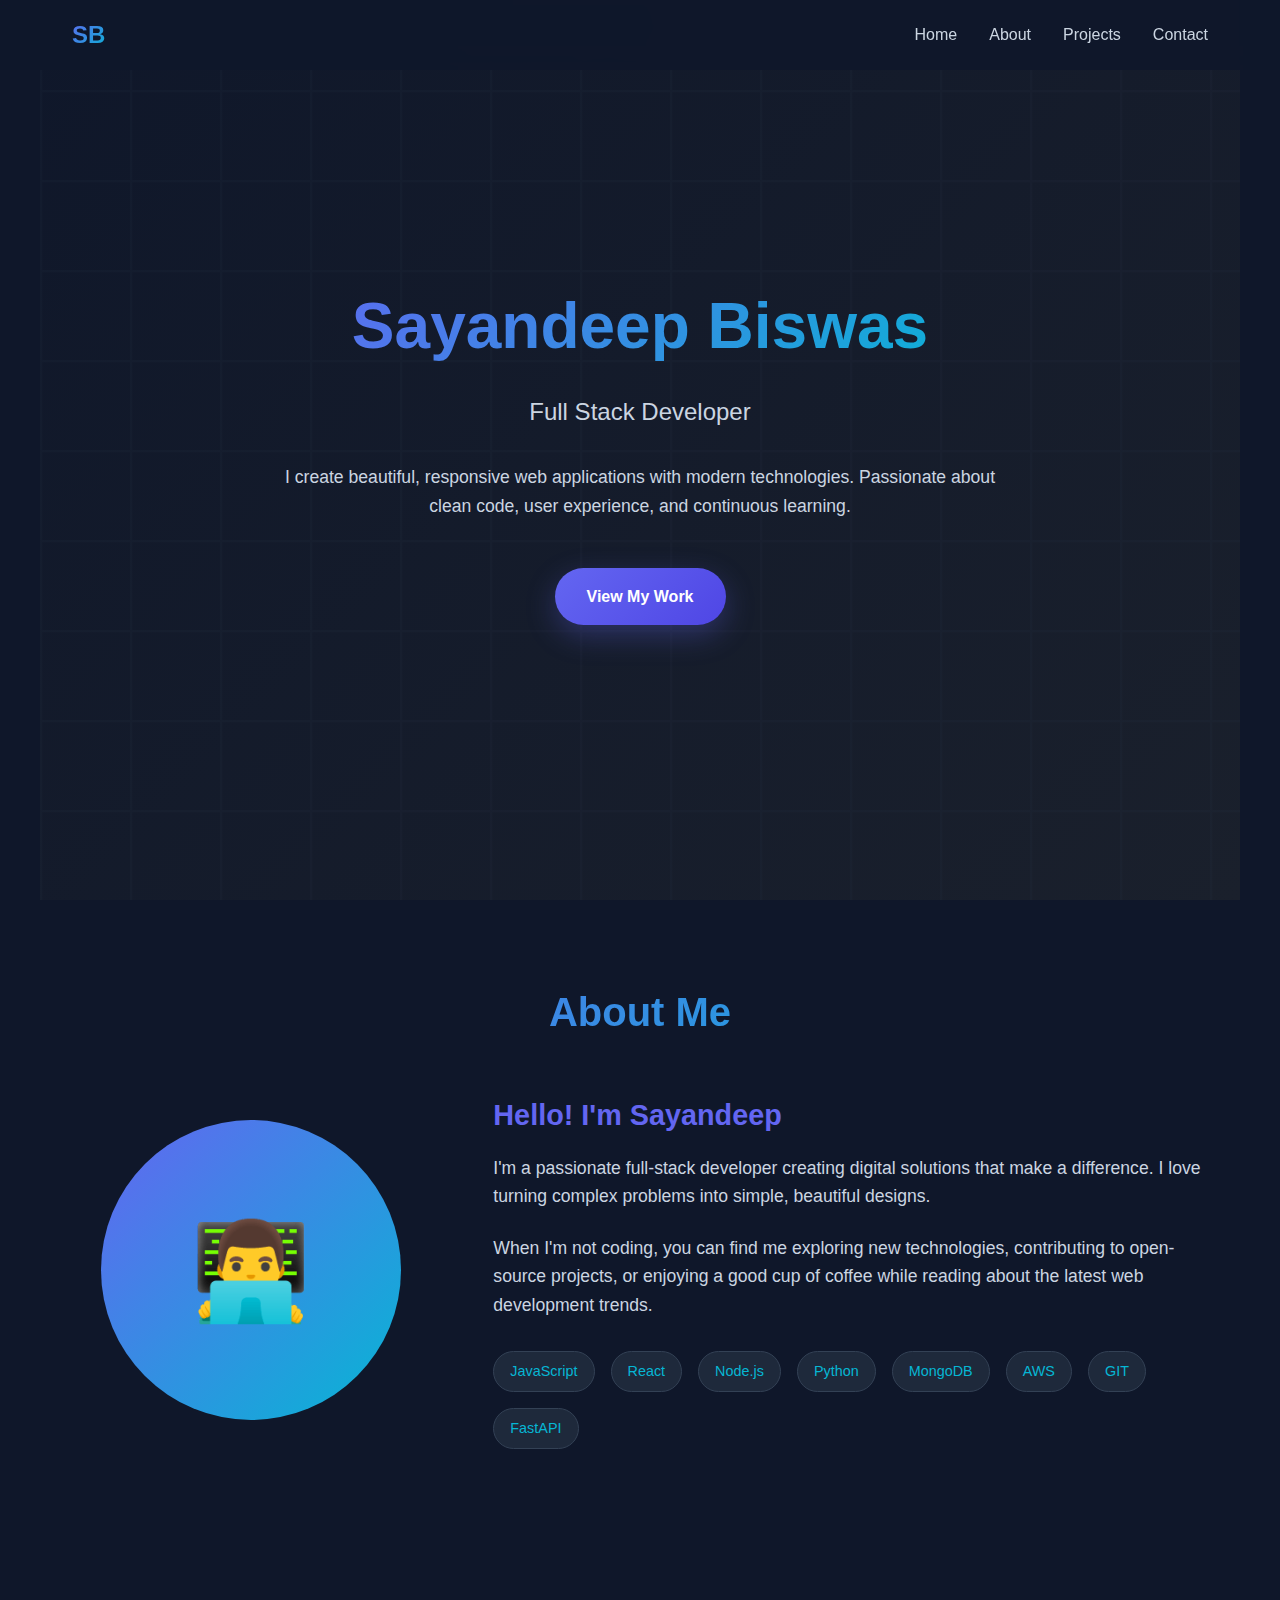
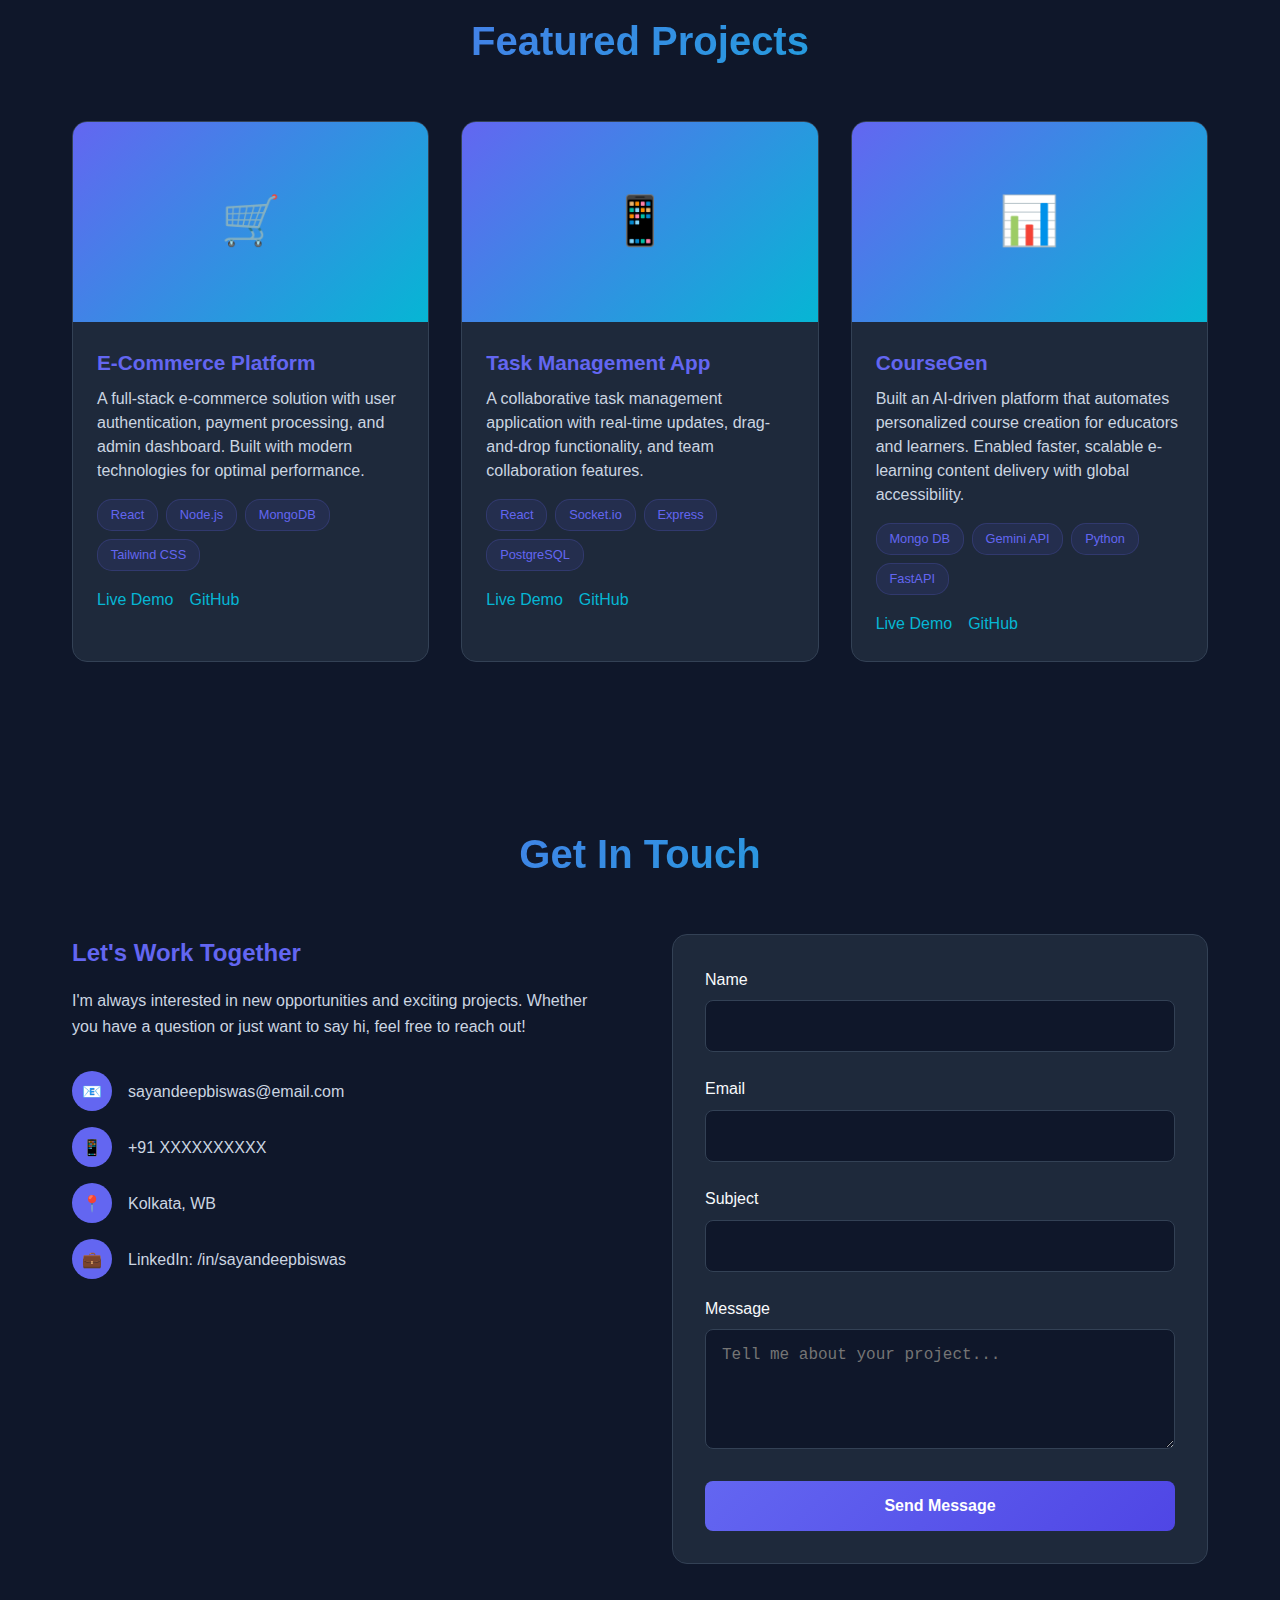
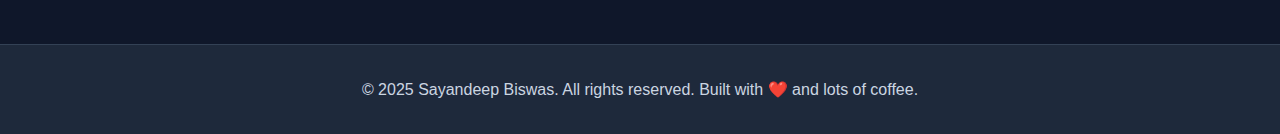
<file: My Digital Presence/index.html>
<!DOCTYPE html>
<html lang="en">

<head>
    <meta charset="UTF-8">
    <meta name="viewport" content="width=device-width, initial-scale=1.0">
    <title>Sayandeep Biswas - Portfolio</title>
    <script src="script.js"></script>
    <link rel="stylesheet" href="styles.css">
</head>

<body>
    <!-- Navigation -->
    <nav>
        <div class="nav-container">
            <div class="logo">SB</div>
            <ul class="nav-links">
                <li><a href="#home">Home</a></li>
                <li><a href="#about">About</a></li>
                <li><a href="#projects">Projects</a></li>
                <li><a href="#contact">Contact</a></li>
            </ul>
        </div>
    </nav>

    <!-- Hero Section -->
    <section id="home" class="hero">
        <div class="hero-content">
            <h1>Sayandeep Biswas</h1>
            <p class="subtitle">Full Stack Developer</p>
            <p class="description">I create beautiful, responsive web applications with modern technologies. Passionate
                about clean code, user experience, and continuous learning.</p>
            <a href="#projects" class="cta-button">View My Work</a>
        </div>
    </section>

    <!-- About Section -->
    <section id="about">
        <h2 class="section-title">About Me</h2>
        <div class="about-content">
            <div class="about-image">
                👨‍💻
            </div>
            <div class="about-text">
                <h3>Hello! I'm Sayandeep</h3>
                <p>I'm a passionate full-stack developer creating digital solutions that
                    make a difference. I love turning complex problems into simple, beautiful designs.</p>
                <p>When I'm not coding, you can find me exploring new technologies, contributing to open-source
                    projects, or enjoying a good cup of coffee while reading about the latest web development trends.
                </p>
                <div class="skills">
                    <span class="skill-tag">JavaScript</span>
                    <span class="skill-tag">React</span>
                    <span class="skill-tag">Node.js</span>
                    <span class="skill-tag">Python</span>
                    <span class="skill-tag">MongoDB</span>
                    <span class="skill-tag">AWS</span>
                    <span class="skill-tag">GIT</span>
                    <span class="skill-tag">FastAPI</span>
                </div>
            </div>
        </div>
    </section>

    <!-- Projects Section -->
    <section id="projects">
        <h2 class="section-title">Featured Projects</h2>
        <div class="projects-grid">
            <div class="project-card">
                <div class="project-image">🛒</div>
                <div class="project-content">
                    <h3 class="project-title">E-Commerce Platform</h3>
                    <p class="project-description">A full-stack e-commerce solution with user authentication, payment
                        processing, and admin dashboard. Built with modern technologies for optimal performance.</p>
                    <div class="project-tech">
                        <span class="tech-tag">React</span>
                        <span class="tech-tag">Node.js</span>
                        <span class="tech-tag">MongoDB</span>
                        <span class="tech-tag">Tailwind CSS</span>
                    </div>
                    <div class="project-links">
                        <a href="#" class="project-link">Live Demo</a>
                        <a href="#" class="project-link">GitHub</a>
                    </div>
                </div>
            </div>

            <div class="project-card">
                <div class="project-image">📱</div>
                <div class="project-content">
                    <h3 class="project-title">Task Management App</h3>
                    <p class="project-description">A collaborative task management application with real-time updates,
                        drag-and-drop functionality, and team collaboration features.</p>
                    <div class="project-tech">
                        <span class="tech-tag">React</span>
                        <span class="tech-tag">Socket.io</span>
                        <span class="tech-tag">Express</span>
                        <span class="tech-tag">PostgreSQL</span>
                    </div>
                    <div class="project-links">
                        <a href="#" class="project-link">Live Demo</a>
                        <a href="#" class="project-link">GitHub</a>
                    </div>
                </div>
            </div>

            <div class="project-card">
                <div class="project-image">📊</div>
                <div class="project-content">
                    <h3 class="project-title">CourseGen</h3>
                    <p class="project-description">Built an AI-driven platform that automates personalized course creation for educators and
                    learners. Enabled faster, scalable e-learning content delivery with global accessibility.</p>
                    <div class="project-tech">
                        <span class="tech-tag">Mongo DB</span>
                        <span class="tech-tag">Gemini API</span>
                        <span class="tech-tag">Python</span>
                        <span class="tech-tag">FastAPI</span>
                    </div>
                    <div class="project-links">
                        <a href="#" class="project-link">Live Demo</a>
                        <a href="#" class="project-link">GitHub</a>
                    </div>
                </div>
            </div>
        </div>
    </section>

    <!-- Contact Section -->
    <section id="contact">
        <h2 class="section-title">Get In Touch</h2>
        <div class="contact-container">
            <div class="contact-info">
                <h3>Let's Work Together</h3>
                <p>I'm always interested in new opportunities and exciting projects. Whether you have a question or just
                    want to say hi, feel free to reach out!</p>
                <div class="contact-details">
                    <div class="contact-item">
                        <div class="contact-icon">📧</div>
                        <span>sayandeepbiswas@email.com</span>
                    </div>
                    <div class="contact-item">
                        <div class="contact-icon">📱</div>
                        <span>+91 XXXXXXXXXX</span>
                    </div>
                    <div class="contact-item">
                        <div class="contact-icon">📍</div>
                        <span>Kolkata, WB</span>
                    </div>
                    <div class="contact-item">
                        <div class="contact-icon">💼</div>
                        <span>LinkedIn: /in/sayandeepbiswas</span>
                    </div>
                </div>
            </div>
            <form class="contact-form" id="contactForm">
                <div class="form-group">
                    <label for="name">Name</label>
                    <input type="text" id="name" name="name" required>
                </div>
                <div class="form-group">
                    <label for="email">Email</label>
                    <input type="email" id="email" name="email" required>
                </div>
                <div class="form-group">
                    <label for="subject">Subject</label>
                    <input type="text" id="subject" name="subject" required>
                </div>
                <div class="form-group">
                    <label for="message">Message</label>
                    <textarea id="message" name="message" required
                        placeholder="Tell me about your project..."></textarea>
                </div>
                <button type="submit" class="submit-btn">Send Message</button>
            </form>
        </div>
    </section>

    <!-- Footer -->
    <footer>
        <p>&copy; 2025 Sayandeep Biswas. All rights reserved. Built with ❤️ and lots of coffee.</p>
    </footer>

    
</body>

</html>
</file>
<file: My Digital Presence/styles.css>
*{
    margin: 0;
    padding: 0;
    box-sizing: border-box;
}

:root {
    --primary: #6366f1;
    --primary-dark: #4f46e5;
    --secondary: #8b5cf6;
    --accent: #06b6d4;
    --bg-dark: #0f172a;
    --bg-card: #1e293b;
    --text-primary: #f8fafc;
    --text-secondary: #cbd5e1;
    --border: #334155;
}

body {
    font-family: 'Segoe UI', Tahoma, Geneva, Verdana, sans-serif;
    background: var(--bg-dark);
    color: var(--text-primary);
    line-height: 1.6;
    overflow-x: hidden;
}

/* Navigation */
nav {
    position: fixed;
    top: 0;
    width: 100%;
    background: rgba(15, 23, 42, 0.95);
    backdrop-filter: blur(10px);
    z-index: 1000;
    padding: 1rem 0;
    transition: all 0.3s ease;
}

.nav-container {
    max-width: 1200px;
    margin: 0 auto;
    display: flex;
    justify-content: space-between;
    align-items: center;
    padding: 0 2rem;
}

.logo {
    font-size: 1.5rem;
    font-weight: bold;
    background: linear-gradient(135deg, var(--primary), var(--accent));
    -webkit-background-clip: text;
    -webkit-text-fill-color: transparent;
    background-clip: text;
}

.nav-links {
    display: flex;
    list-style: none;
    gap: 2rem;
}

.nav-links a {
    color: var(--text-secondary);
    text-decoration: none;
    transition: color 0.3s ease;
    position: relative;
}

.nav-links a:hover {
    color: var(--primary);
}

.nav-links a::after {
    content: '';
    position: absolute;
    bottom: -5px;
    left: 0;
    width: 0;
    height: 2px;
    background: var(--primary);
    transition: width 0.3s ease;
}

.nav-links a:hover::after {
    width: 100%;
}

/* Hero Section */
.hero {
    height: 100vh;
    display: flex;
    align-items: center;
    justify-content: center;
    background: linear-gradient(135deg, var(--bg-dark) 0%, #1a202c 100%);
    position: relative;
    overflow: hidden;
}

.hero::before {
    content: '';
    position: absolute;
    top: 0;
    left: 0;
    right: 0;
    bottom: 0;
    background: url('data:image/svg+xml,<svg xmlns="http://www.w3.org/2000/svg" viewBox="0 0 100 100"><defs><pattern id="grid" width="10" height="10" patternUnits="userSpaceOnUse"><path d="M 10 0 L 0 0 0 10" fill="none" stroke="%23334155" stroke-width="0.5" opacity="0.3"/></pattern></defs><rect width="100" height="100" fill="url(%23grid)"/></svg>');
    opacity: 0.3;
}

.hero-content {
    text-align: center;
    z-index: 1;
    max-width: 800px;
    padding: 0 2rem;
}

.hero h1 {
    font-size: 4rem;
    margin-bottom: 1rem;
    background: linear-gradient(135deg, var(--primary), var(--accent));
    -webkit-background-clip: text;
    -webkit-text-fill-color: transparent;
    background-clip: text;
    animation: fadeInUp 1s ease;
}

.hero .subtitle {
    font-size: 1.5rem;
    color: var(--text-secondary);
    margin-bottom: 2rem;
    animation: fadeInUp 1s ease 0.2s both;
}

.hero .description {
    font-size: 1.1rem;
    color: var(--text-secondary);
    margin-bottom: 3rem;
    animation: fadeInUp 1s ease 0.4s both;
}

.cta-button {
    display: inline-block;
    padding: 1rem 2rem;
    background: linear-gradient(135deg, var(--primary), var(--primary-dark));
    color: white;
    text-decoration: none;
    border-radius: 50px;
    font-weight: 600;
    transition: all 0.3s ease;
    animation: fadeInUp 1s ease 0.6s both;
    box-shadow: 0 10px 30px rgba(99, 102, 241, 0.3);
}

.cta-button:hover {
    transform: translateY(-3px);
    box-shadow: 0 15px 40px rgba(99, 102, 241, 0.4);
}

/* Sections */
section {
    padding: 5rem 0;
    max-width: 1200px;
    margin: 0 auto;
    padding-left: 2rem;
    padding-right: 2rem;
}

.section-title {
    font-size: 2.5rem;
    text-align: center;
    margin-bottom: 3rem;
    background: linear-gradient(135deg, var(--primary), var(--accent));
    -webkit-background-clip: text;
    -webkit-text-fill-color: transparent;
    background-clip: text;
}

/* About Section */
.about-content {
    display: grid;
    grid-template-columns: 1fr 2fr;
    gap: 4rem;
    align-items: center;
}

.about-image {
    width: 300px;
    height: 300px;
    border-radius: 50%;
    background: linear-gradient(135deg, var(--primary), var(--accent));
    display: flex;
    align-items: center;
    justify-content: center;
    font-size: 6rem;
    color: white;
    margin: 0 auto;
}

.about-text h3 {
    font-size: 1.8rem;
    margin-bottom: 1rem;
    color: var(--primary);
}

.about-text p {
    color: var(--text-secondary);
    margin-bottom: 1.5rem;
    font-size: 1.1rem;
}

.skills {
    display: flex;
    flex-wrap: wrap;
    gap: 1rem;
    margin-top: 2rem;
}

.skill-tag {
    background: var(--bg-card);
    padding: 0.5rem 1rem;
    border-radius: 25px;
    border: 1px solid var(--border);
    color: var(--accent);
    font-size: 0.9rem;
    transition: all 0.3s ease;
}

.skill-tag:hover {
    background: var(--primary);
    color: white;
    transform: translateY(-2px);
}

/* Projects Section */
.projects-grid {
    display: grid;
    grid-template-columns: repeat(auto-fit, minmax(350px, 1fr));
    gap: 2rem;
    margin-top: 2rem;
}

.project-card {
    background: var(--bg-card);
    border-radius: 15px;
    overflow: hidden;
    border: 1px solid var(--border);
    transition: all 0.3s ease;
    position: relative;
}

.project-card:hover {
    transform: translateY(-10px);
    box-shadow: 0 20px 40px rgba(0, 0, 0, 0.3);
    border-color: var(--primary);
}

.project-image {
    height: 200px;
    background: linear-gradient(135deg, var(--primary), var(--accent));
    display: flex;
    align-items: center;
    justify-content: center;
    font-size: 3rem;
    color: white;
}

.project-content {
    padding: 1.5rem;
}

.project-title {
    font-size: 1.3rem;
    margin-bottom: 0.5rem;
    color: var(--primary);
}

.project-description {
    color: var(--text-secondary);
    margin-bottom: 1rem;
    line-height: 1.5;
}

.project-tech {
    display: flex;
    flex-wrap: wrap;
    gap: 0.5rem;
    margin-bottom: 1rem;
}

.tech-tag {
    background: rgba(99, 102, 241, 0.1);
    color: var(--primary);
    padding: 0.3rem 0.8rem;
    border-radius: 15px;
    font-size: 0.8rem;
    border: 1px solid rgba(99, 102, 241, 0.2);
}

.project-links {
    display: flex;
    gap: 1rem;
}

.project-link {
    color: var(--accent);
    text-decoration: none;
    font-weight: 500;
    transition: color 0.3s ease;
}

.project-link:hover {
    color: var(--primary);
}

/* Contact Section */
.contact-container {
    display: grid;
    grid-template-columns: 1fr 1fr;
    gap: 4rem;
    align-items: start;
}

.contact-info h3 {
    font-size: 1.5rem;
    margin-bottom: 1rem;
    color: var(--primary);
}

.contact-info p {
    color: var(--text-secondary);
    margin-bottom: 2rem;
}

.contact-details {
    display: flex;
    flex-direction: column;
    gap: 1rem;
}

.contact-item {
    display: flex;
    align-items: center;
    gap: 1rem;
    color: var(--text-secondary);
}

.contact-icon {
    width: 40px;
    height: 40px;
    background: var(--primary);
    border-radius: 50%;
    display: flex;
    align-items: center;
    justify-content: center;
    color: white;
}

.contact-form {
    background: var(--bg-card);
    padding: 2rem;
    border-radius: 15px;
    border: 1px solid var(--border);
}

.form-group {
    margin-bottom: 1.5rem;
}

.form-group label {
    display: block;
    margin-bottom: 0.5rem;
    color: var(--text-primary);
    font-weight: 500;
}

.form-group input,
.form-group textarea {
    width: 100%;
    padding: 1rem;
    background: var(--bg-dark);
    border: 1px solid var(--border);
    border-radius: 8px;
    color: var(--text-primary);
    font-size: 1rem;
    transition: border-color 0.3s ease;
}

.form-group input:focus,
.form-group textarea:focus {
    outline: none;
    border-color: var(--primary);
    box-shadow: 0 0 0 3px rgba(99, 102, 241, 0.1);
}

.form-group textarea {
    resize: vertical;
    height: 120px;
}

.submit-btn {
    width: 100%;
    padding: 1rem;
    background: linear-gradient(135deg, var(--primary), var(--primary-dark));
    color: white;
    border: none;
    border-radius: 8px;
    font-size: 1rem;
    font-weight: 600;
    cursor: pointer;
    transition: all 0.3s ease;
}

.submit-btn:hover {
    transform: translateY(-2px);
    box-shadow: 0 10px 20px rgba(99, 102, 241, 0.3);
}

/* Footer */
footer {
    background: var(--bg-card);
    text-align: center;
    padding: 2rem;
    border-top: 1px solid var(--border);
    color: var(--text-secondary);
}

/* Animations */
@keyframes fadeInUp {
    from {
        opacity: 0;
        transform: translateY(30px);
    }

    to {
        opacity: 1;
        transform: translateY(0);
    }
}

/* Responsive Design */
@media (max-width: 768px) {
    .nav-links {
        display: none;
    }

    .hero h1 {
        font-size: 2.5rem;
    }

    .hero .subtitle {
        font-size: 1.2rem;
    }

    .about-content {
        grid-template-columns: 1fr;
        text-align: center;
    }

    .contact-container {
        grid-template-columns: 1fr;
    }

    .projects-grid {
        grid-template-columns: 1fr;
    }

    section {
        padding: 3rem 1rem;
    }
}

/* Scroll behavior */
html {
    scroll-behavior: smooth;
}

/* Loading animation for project images */
.project-image {
    position: relative;
    overflow: hidden;
}

.project-image::before {
    content: '';
    position: absolute;
    top: 0;
    left: -100%;
    width: 100%;
    height: 100%;
    background: linear-gradient(90deg, transparent, rgba(255, 255, 255, 0.1), transparent);
    animation: shimmer 2s infinite;
}

@keyframes shimmer {
    0% {
        left: -100%;
    }

    100% {
        left: 100%;
    }
}
</file>
